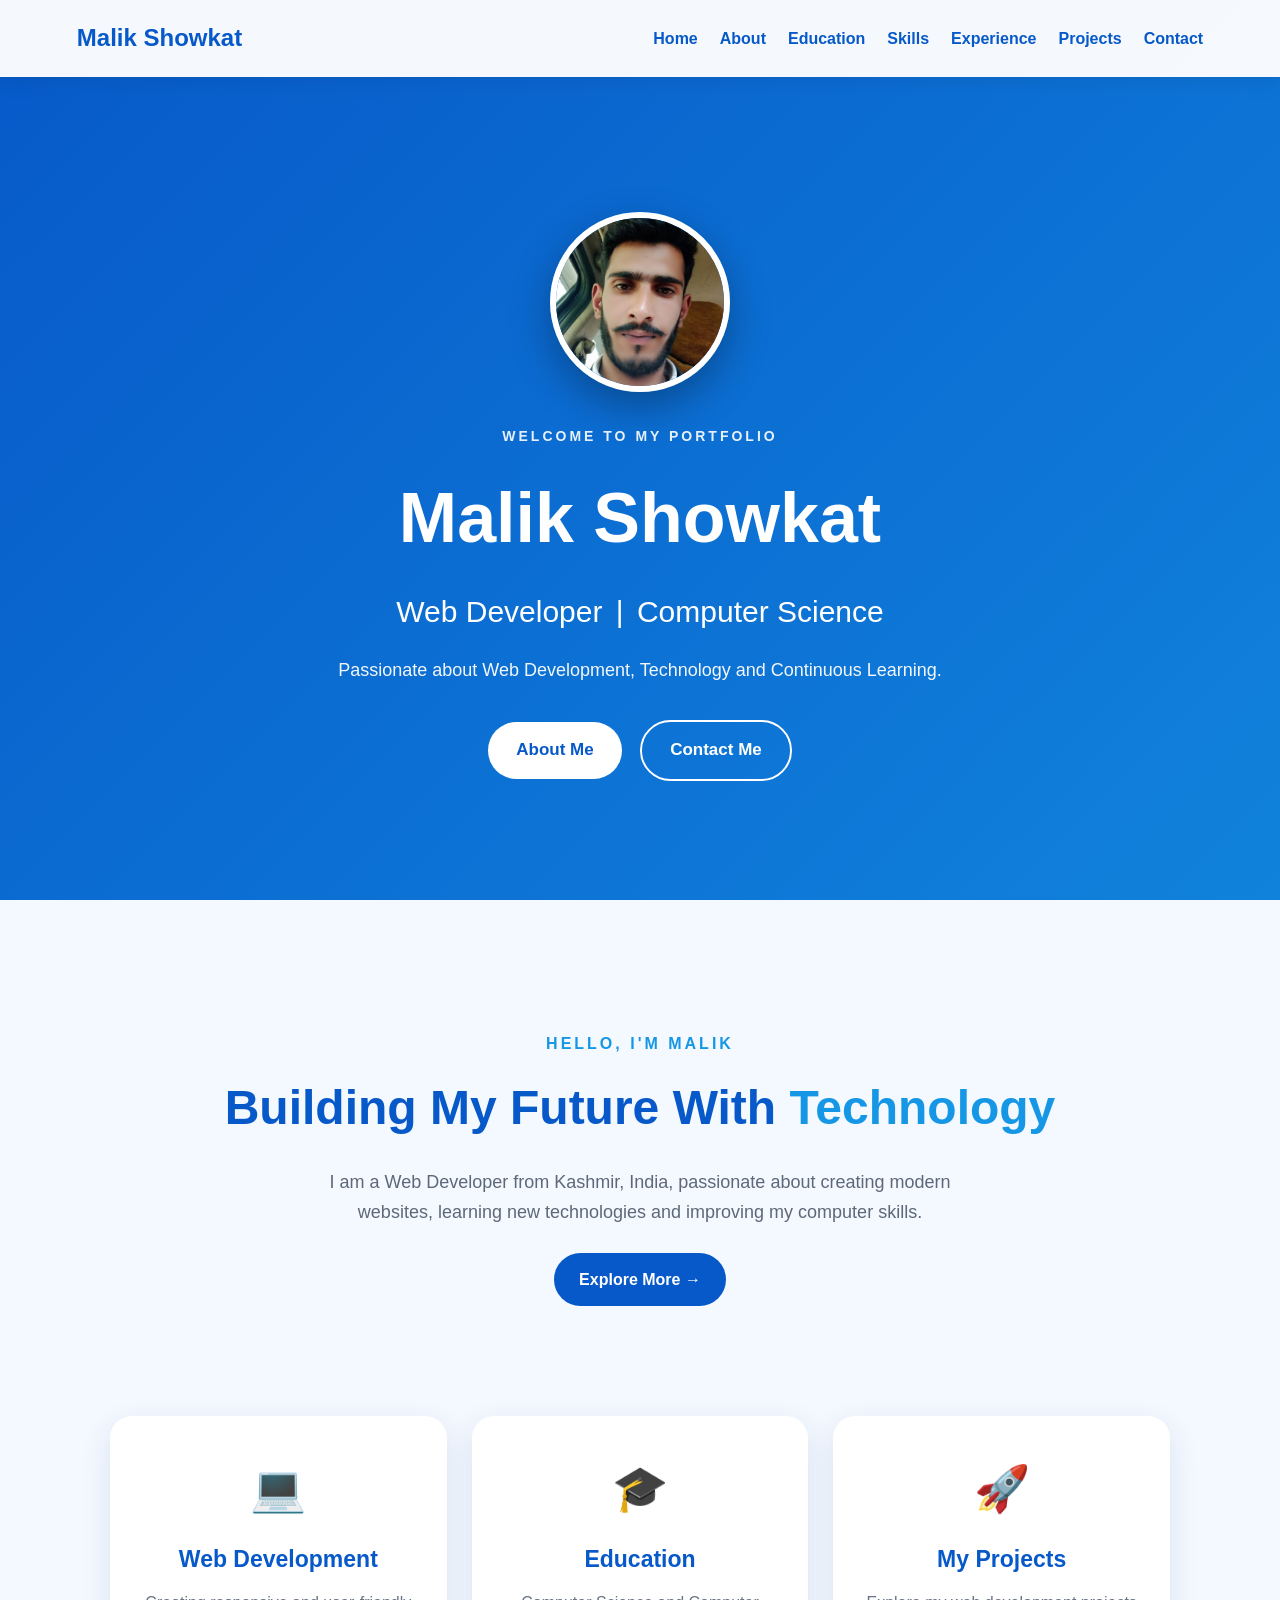
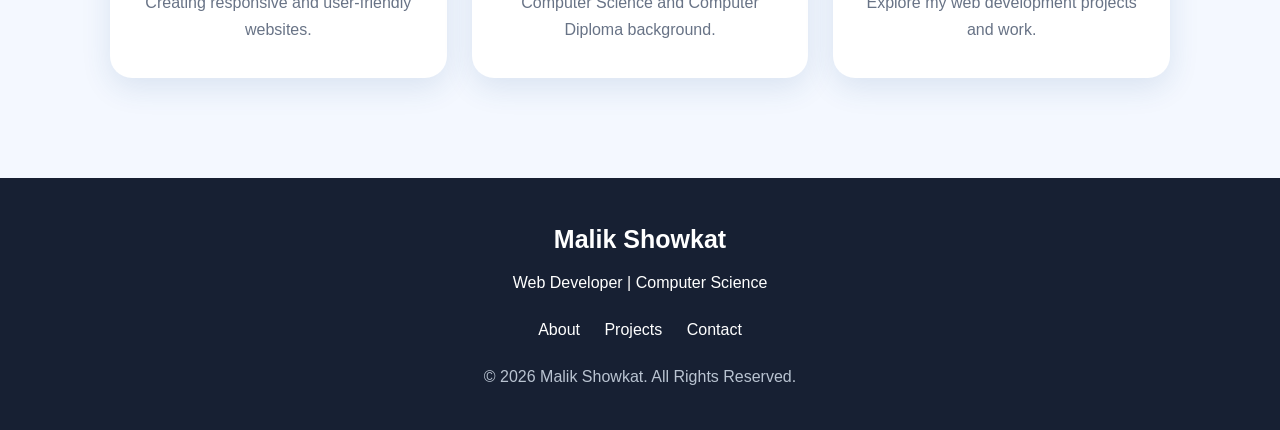
<file: index.html>
<!DOCTYPE html>
<html lang="en">
<head>
<meta charset="UTF-8">
<meta name="viewport" content="width=device-width, initial-scale=1.0">
<meta name="description" content="Official portfolio website of Malik Showkat - Web Developer and Computer Science professional.">
<title>Malik Showkat | Web Developer</title>
<link rel="stylesheet" href="style.css">
</head>

<body>

<header class="hero">

<nav class="navbar">
    <div class="logo">Malik Showkat</div>

    <div class="nav-links">
        <a href="index.html">Home</a>
        <a href="about.html">About</a>
        <a href="education.html">Education</a>
        <a href="skills.html">Skills</a>
        <a href="experience.html">Experience</a>
        <a href="projects.html">Projects</a>
        <a href="contact.html">Contact</a>
    </div>
</nav>

<div class="hero-content">

    <img src="IMG-20260804-WA0002.jpg"
         alt="Malik Showkat"
         class="profile">

    <p class="welcome">WELCOME TO MY PORTFOLIO</p>

    <h1>Malik Showkat</h1>

    <h2>Web Developer <span>|</span> Computer Science</h2>

    <p class="hero-text">
        Passionate about Web Development, Technology and Continuous Learning.
    </p>

    <div class="buttons">
        <a href="about.html" class="btn primary">About Me</a>
        <a href="contact.html" class="btn secondary">Contact Me</a>
    </div>

</div>
</header>


<section class="intro">

    <p class="small-title">HELLO, I'M MALIK</p>

    <h2>Building My Future With <span>Technology</span></h2>

    <p>
        I am a Web Developer from Kashmir, India, passionate about
        creating modern websites, learning new technologies and
        improving my computer skills.
    </p>

    <a href="about.html" class="learn-btn">Explore More →</a>

</section>


<section class="quick-section">

    <div class="quick-card">
        <div class="icon">💻</div>
        <h3>Web Development</h3>
        <p>Creating responsive and user-friendly websites.</p>
    </div>

    <div class="quick-card">
        <div class="icon">🎓</div>
        <h3>Education</h3>
        <p>Computer Science and Computer Diploma background.</p>
    </div>

    <div class="quick-card">
        <div class="icon">🚀</div>
        <h3>My Projects</h3>
        <p>Explore my web development projects and work.</p>
    </div>

</section>


<footer>

    <h3>Malik Showkat</h3>

    <p>Web Developer | Computer Science</p>

    <div class="footer-links">
        <a href="about.html">About</a>
        <a href="projects.html">Projects</a>
        <a href="contact.html">Contact</a>
    </div>

    <p class="copyright">
        © 2026 Malik Showkat. All Rights Reserved.
    </p>

</footer>

</body>
  </html>
</file>
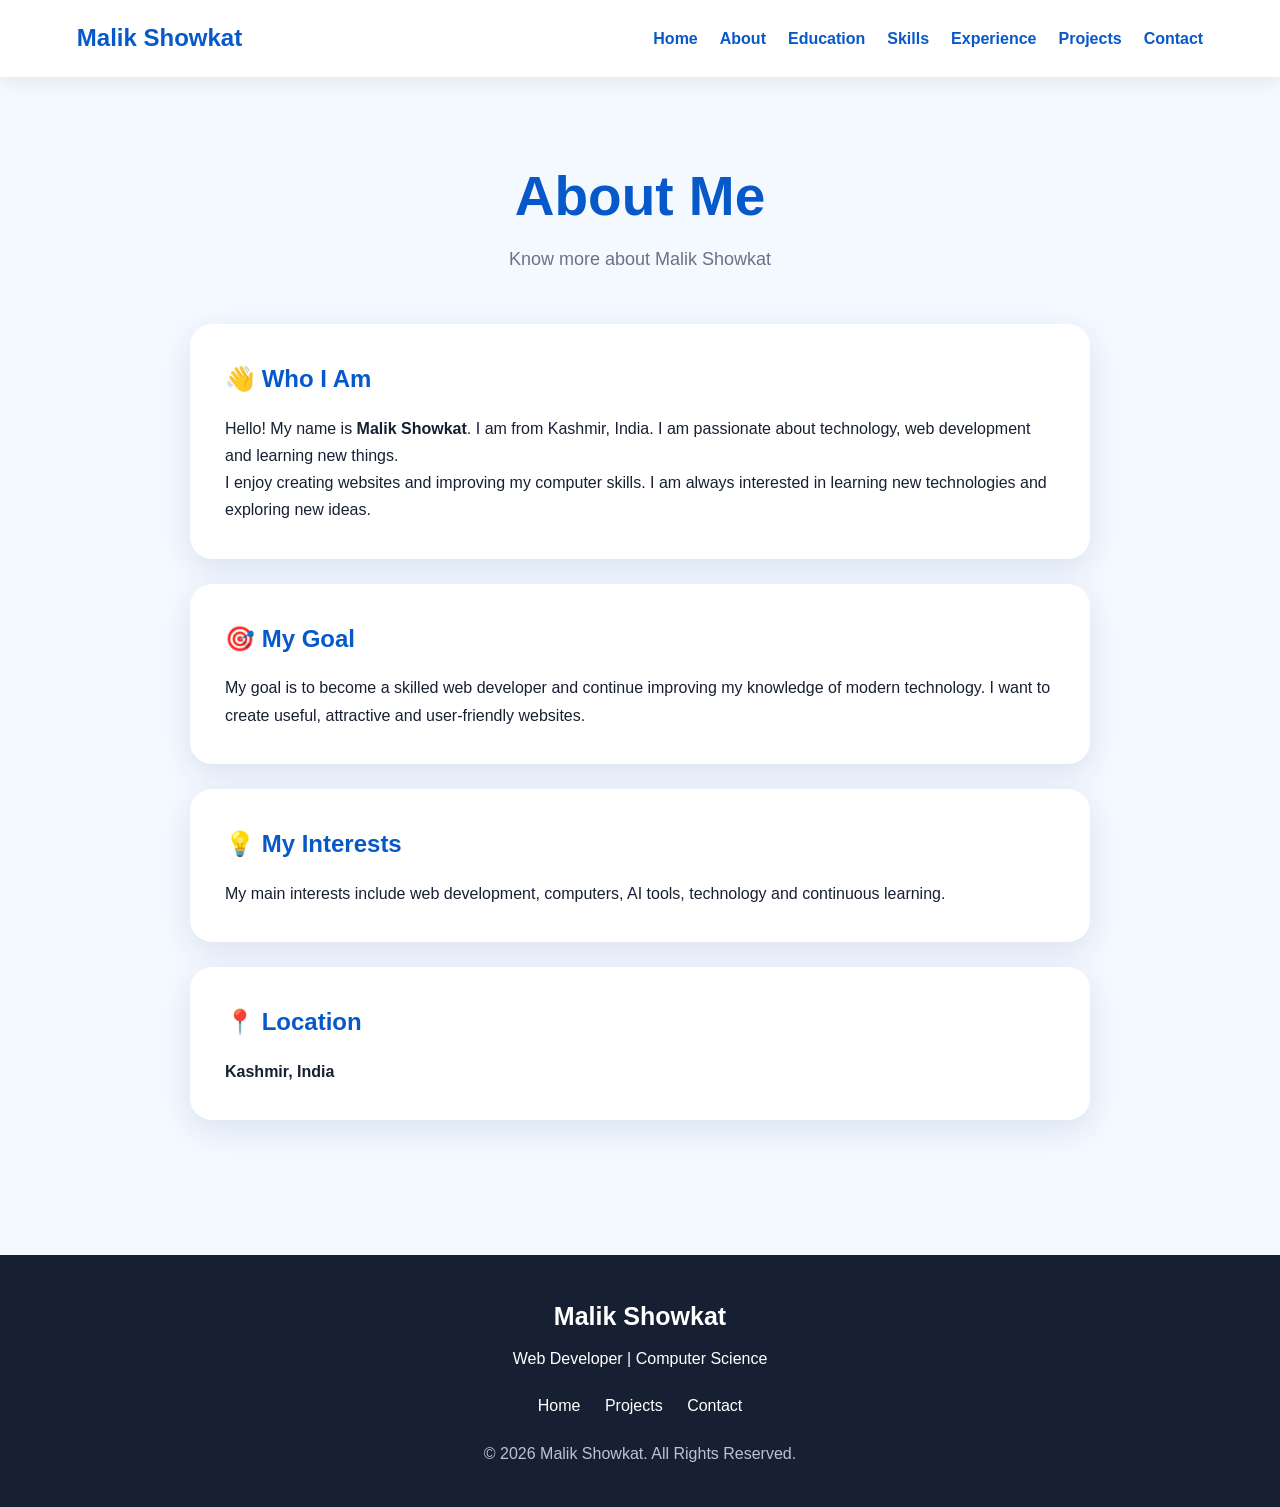
<file: about.html>
<!DOCTYPE html>
<html lang="en">
<head>
<meta charset="UTF-8">
<meta name="viewport" content="width=device-width, initial-scale=1.0">
<meta name="description" content="About Malik Showkat - Web Developer from Kashmir, India">
<title>About Me | Malik Showkat</title>
<link rel="stylesheet" href="style.css">
</head>

<body>

<nav class="navbar">
    <div class="logo">Malik Showkat</div>

    <div class="nav-links">
        <a href="index.html">Home</a>
        <a href="about.html">About</a>
        <a href="education.html">Education</a>
        <a href="skills.html">Skills</a>
        <a href="experience.html">Experience</a>
        <a href="projects.html">Projects</a>
        <a href="contact.html">Contact</a>
    </div>
</nav>

<main class="page">

    <div class="page-title">
        <h1>About Me</h1>
        <p>Know more about Malik Showkat</p>
    </div>

    <div class="container">

        <section class="card">
            <h2>👋 Who I Am</h2>

            <p>
                Hello! My name is <strong>Malik Showkat</strong>.
                I am from Kashmir, India. I am passionate about
                technology, web development and learning new things.
            </p>

            <p>
                I enjoy creating websites and improving my computer
                skills. I am always interested in learning new
                technologies and exploring new ideas.
            </p>
        </section>

        <section class="card">
            <h2>🎯 My Goal</h2>

            <p>
                My goal is to become a skilled web developer and
                continue improving my knowledge of modern technology.
                I want to create useful, attractive and
                user-friendly websites.
            </p>
        </section>

        <section class="card">
            <h2>💡 My Interests</h2>

            <p>
                My main interests include web development,
                computers, AI tools, technology and continuous
                learning.
            </p>
        </section>

        <section class="card">
            <h2>📍 Location</h2>

            <p>
                <strong>Kashmir, India</strong>
            </p>
        </section>

    </div>

</main>

<footer>
    <h3>Malik Showkat</h3>
    <p>Web Developer | Computer Science</p>

    <div class="footer-links">
        <a href="index.html">Home</a>
        <a href="projects.html">Projects</a>
        <a href="contact.html">Contact</a>
    </div>

    <p class="copyright">
        © 2026 Malik Showkat. All Rights Reserved.
    </p>
</footer>

</body>
          </html>
</file>
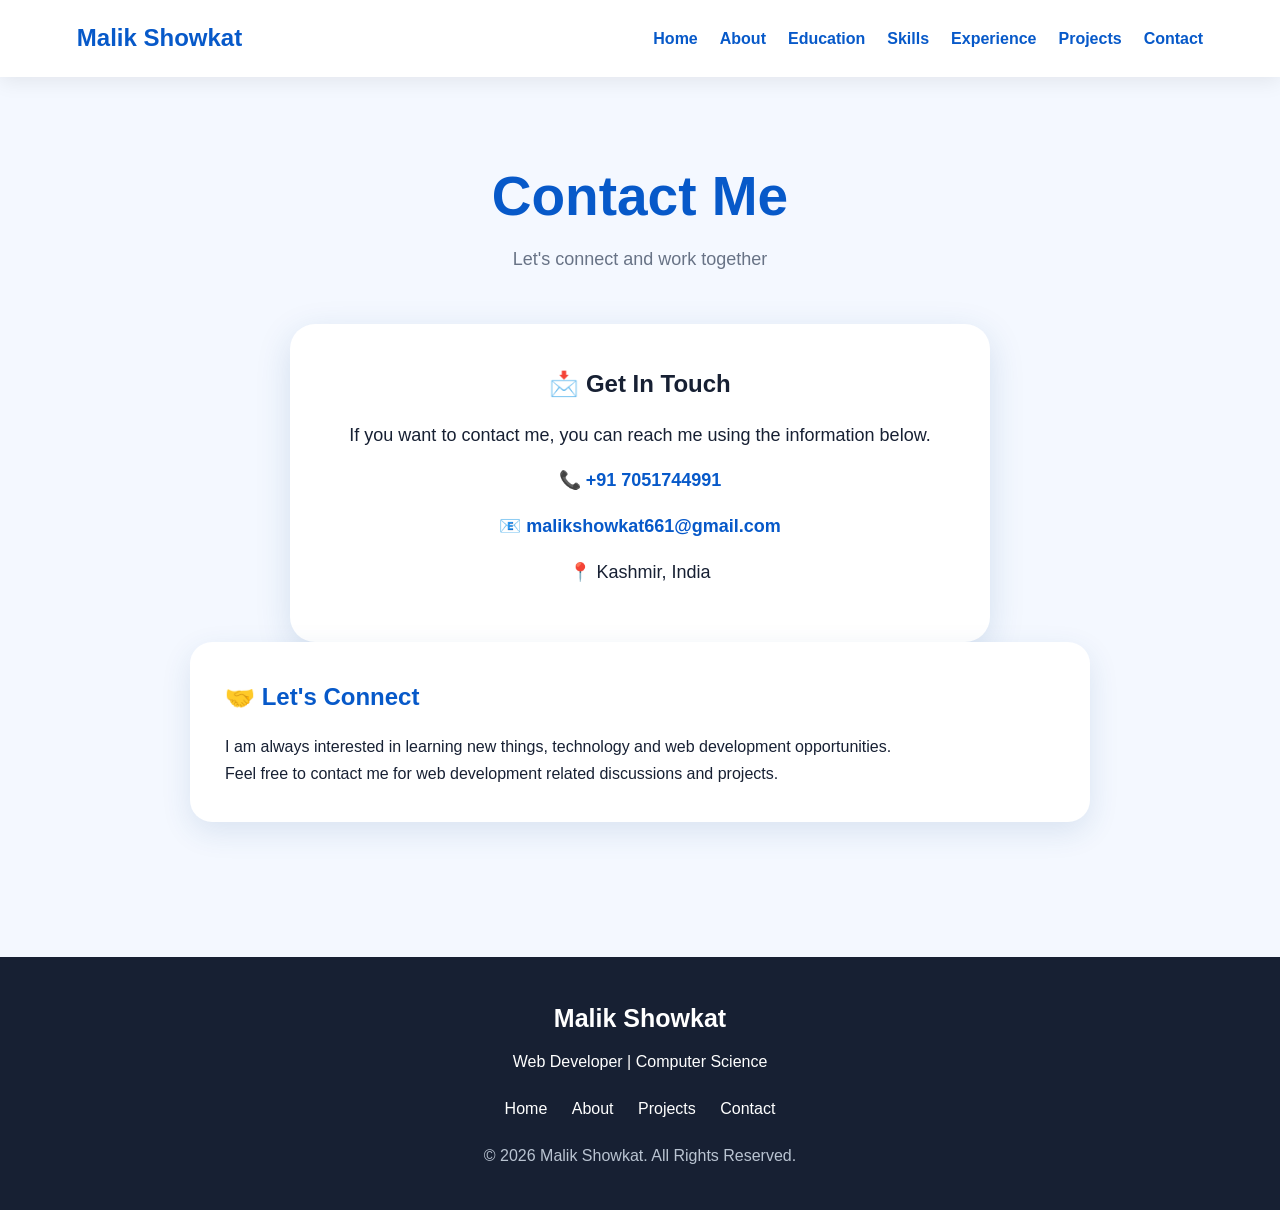
<file: contact.html>
<!DOCTYPE html>
<html lang="en">
<head>
<meta charset="UTF-8">
<meta name="viewport" content="width=device-width, initial-scale=1.0">

<meta name="description" content="Contact Malik Showkat, Web Developer from Kashmir, India.">

<title>Contact Me | Malik Showkat</title>

<link rel="stylesheet" href="style.css">
</head>

<body>

<nav class="navbar">

    <div class="logo">Malik Showkat</div>

    <div class="nav-links">
        <a href="index.html">Home</a>
        <a href="about.html">About</a>
        <a href="education.html">Education</a>
        <a href="skills.html">Skills</a>
        <a href="experience.html">Experience</a>
        <a href="projects.html">Projects</a>
        <a href="contact.html">Contact</a>
    </div>

</nav>


<main class="page">

    <div class="page-title">
        <h1>Contact Me</h1>
        <p>Let's connect and work together</p>
    </div>


    <div class="container">

        <section class="contact-card">

            <h2>📩 Get In Touch</h2>

            <p>
                If you want to contact me, you can reach me
                using the information below.
            </p>

            <p>
                📞
                <a href="tel:+917051744991">
                    +91 7051744991
                </a>
            </p>

            <p>
                📧
                <a href="mailto:malikshowkat661@gmail.com">
                    malikshowkat661@gmail.com
                </a>
            </p>

            <p>
                📍 Kashmir, India
            </p>

        </section>


        <section class="card">

            <h2>🤝 Let's Connect</h2>

            <p>
                I am always interested in learning new things,
                technology and web development opportunities.
            </p>

            <p>
                Feel free to contact me for web development
                related discussions and projects.
            </p>

        </section>

    </div>

</main>


<footer>

    <h3>Malik Showkat</h3>

    <p>Web Developer | Computer Science</p>

    <div class="footer-links">

        <a href="index.html">Home</a>

        <a href="about.html">About</a>

        <a href="projects.html">Projects</a>

        <a href="contact.html">Contact</a>

    </div>

    <p class="copyright">
        © 2026 Malik Showkat. All Rights Reserved.
    </p>

</footer>

</body>
          </html>
</file>
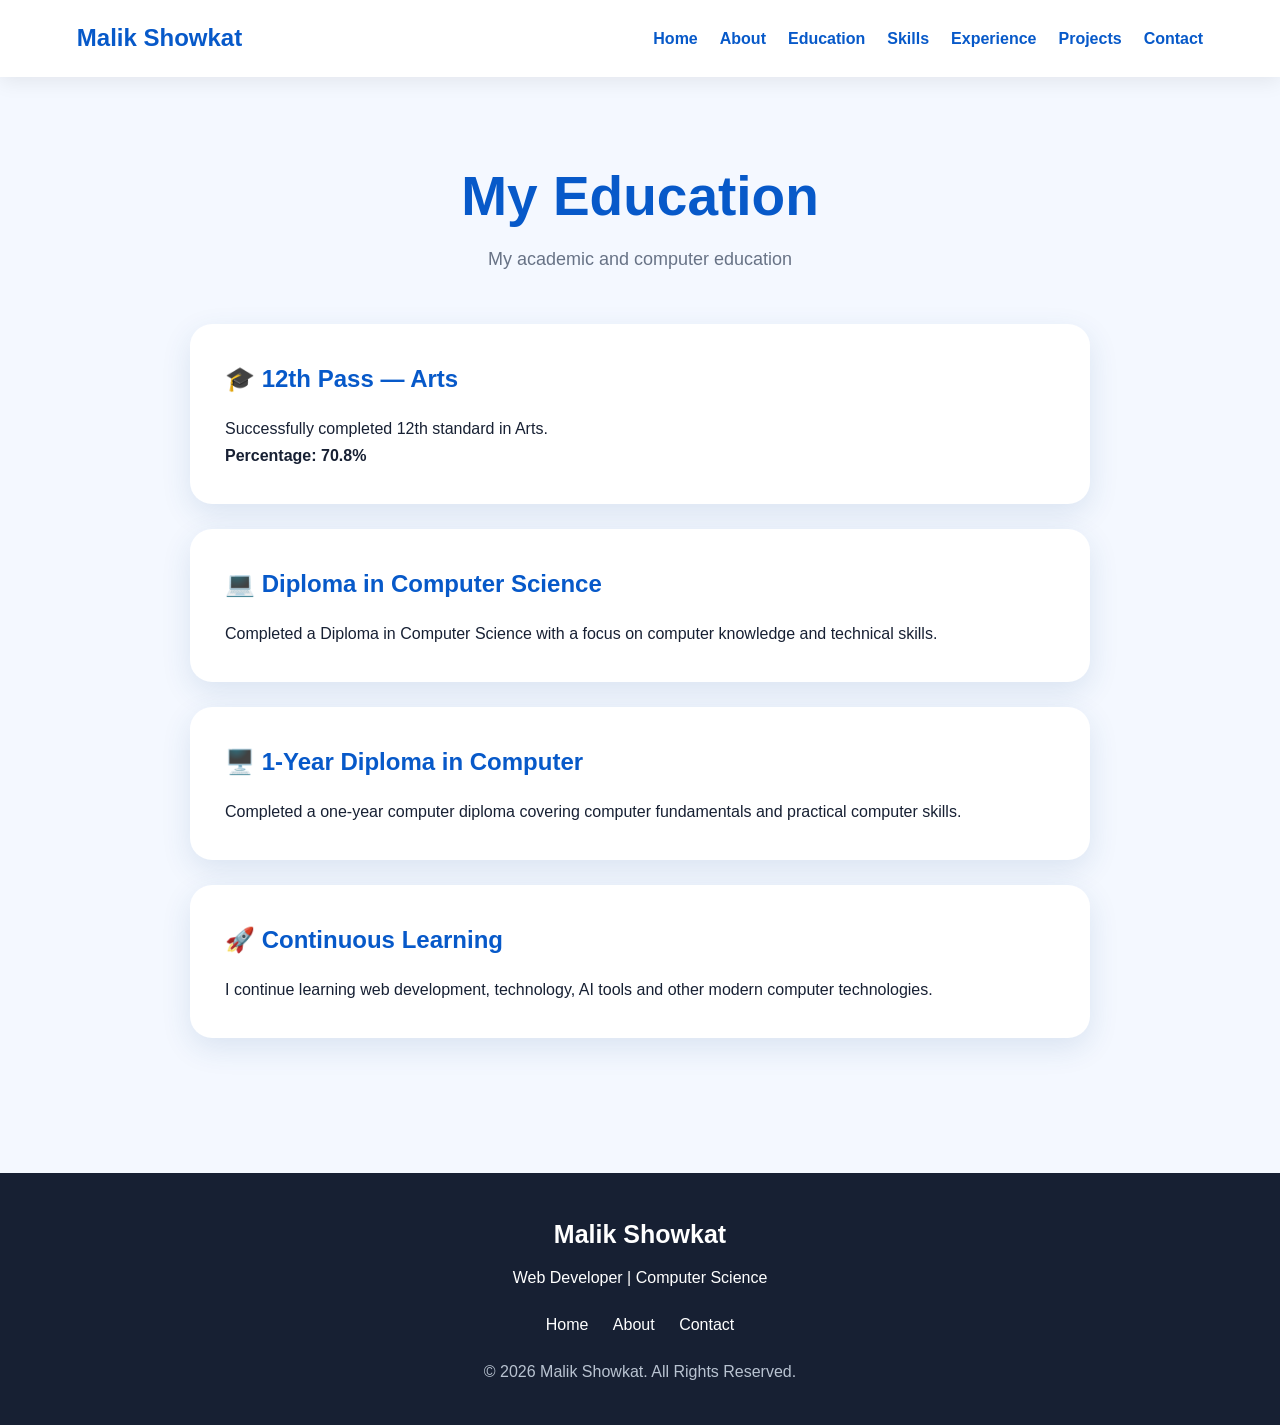
<file: education.html>
<!DOCTYPE html>
<html lang="en">
<head>
<meta charset="UTF-8">
<meta name="viewport" content="width=device-width, initial-scale=1.0">
<meta name="description" content="Education and academic background of Malik Showkat, Web Developer from Kashmir, India.">
<title>Education | Malik Showkat</title>
<link rel="stylesheet" href="style.css">
</head>

<body>

<nav class="navbar">
    <div class="logo">Malik Showkat</div>

    <div class="nav-links">
        <a href="index.html">Home</a>
        <a href="about.html">About</a>
        <a href="education.html">Education</a>
        <a href="skills.html">Skills</a>
        <a href="experience.html">Experience</a>
        <a href="projects.html">Projects</a>
        <a href="contact.html">Contact</a>
    </div>
</nav>

<main class="page">

    <div class="page-title">
        <h1>My Education</h1>
        <p>My academic and computer education</p>
    </div>

    <div class="container">

        <section class="card">
            <h2>🎓 12th Pass — Arts</h2>
            <p>
                Successfully completed 12th standard in Arts.
            </p>

            <p>
                <strong>Percentage: 70.8%</strong>
            </p>
        </section>

        <section class="card">
            <h2>💻 Diploma in Computer Science</h2>
            <p>
                Completed a Diploma in Computer Science with
                a focus on computer knowledge and technical skills.
            </p>
        </section>

        <section class="card">
            <h2>🖥️ 1-Year Diploma in Computer</h2>
            <p>
                Completed a one-year computer diploma covering
                computer fundamentals and practical computer skills.
            </p>
        </section>

        <section class="card">
            <h2>🚀 Continuous Learning</h2>
            <p>
                I continue learning web development, technology,
                AI tools and other modern computer technologies.
            </p>
        </section>

    </div>

</main>

<footer>
    <h3>Malik Showkat</h3>
    <p>Web Developer | Computer Science</p>

    <div class="footer-links">
        <a href="index.html">Home</a>
        <a href="about.html">About</a>
        <a href="contact.html">Contact</a>
    </div>

    <p class="copyright">
        © 2026 Malik Showkat. All Rights Reserved.
    </p>
</footer>

</body>
  </html>
</file>
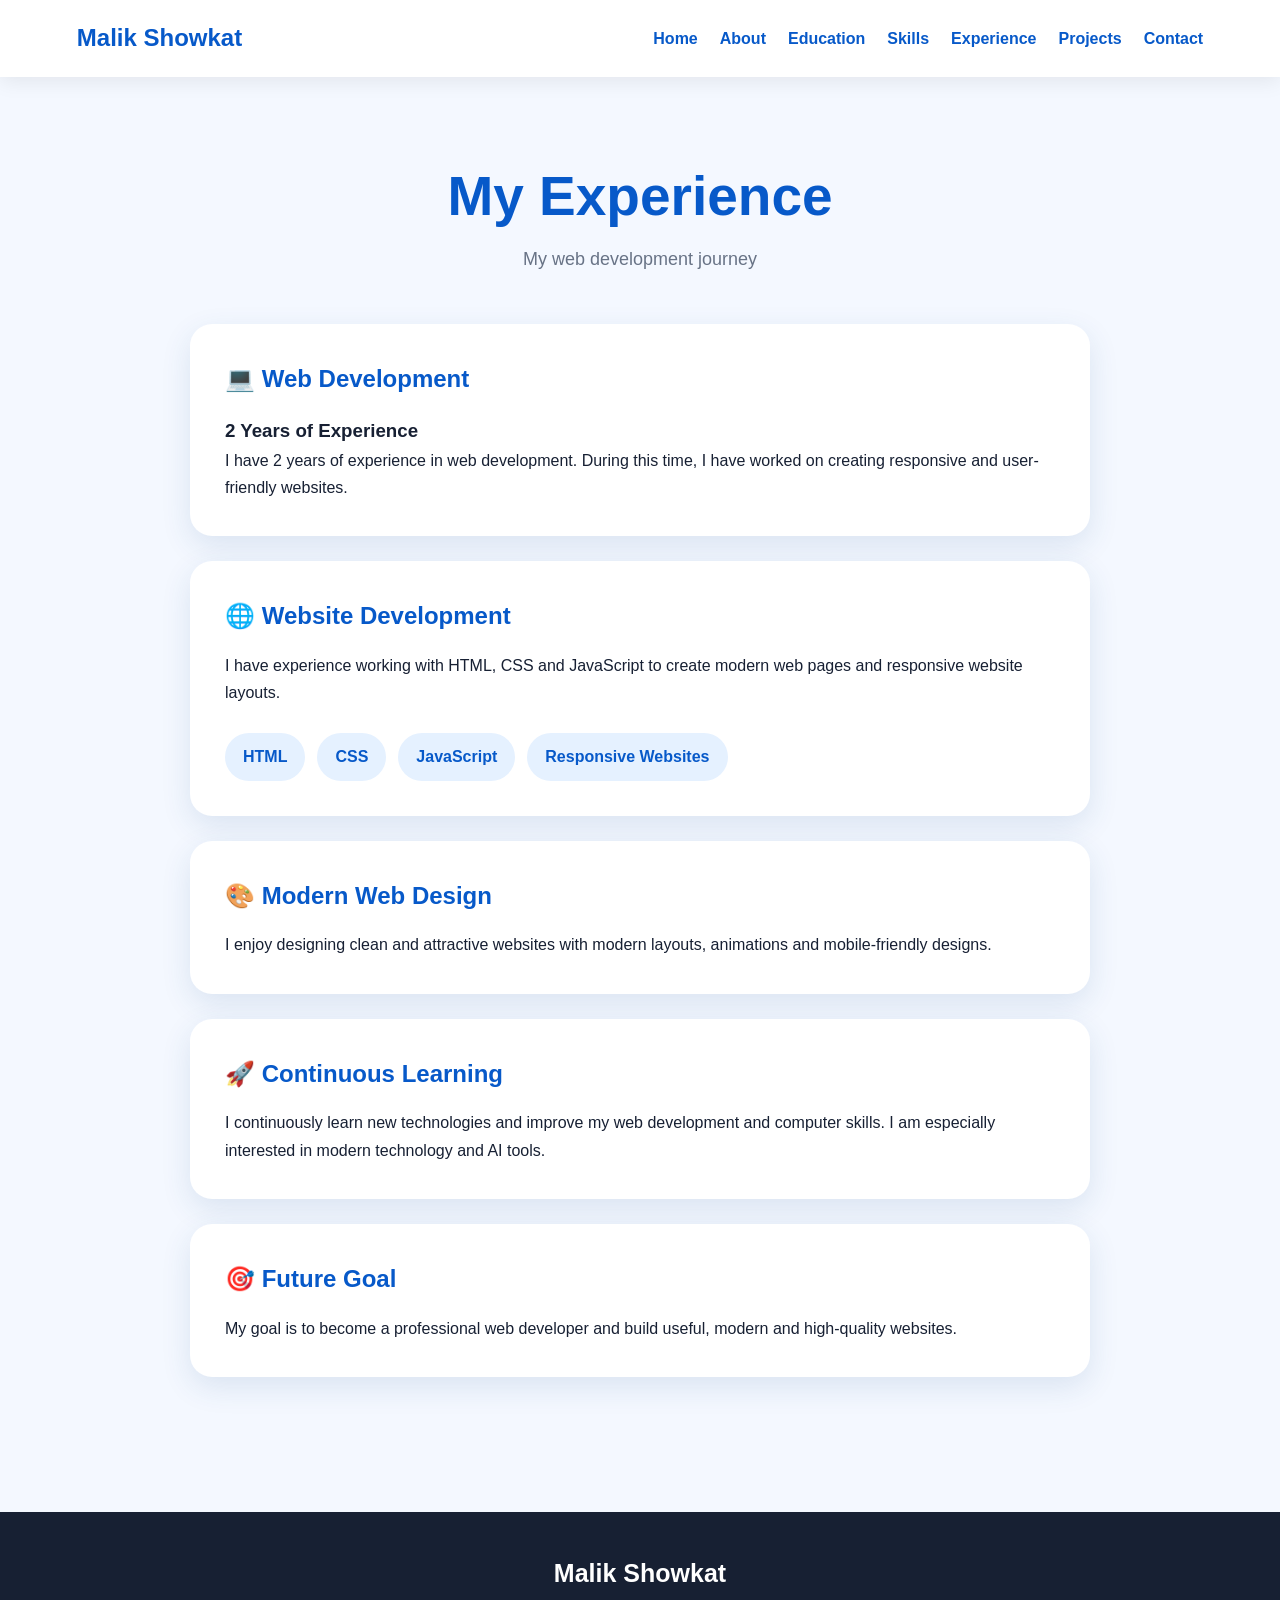
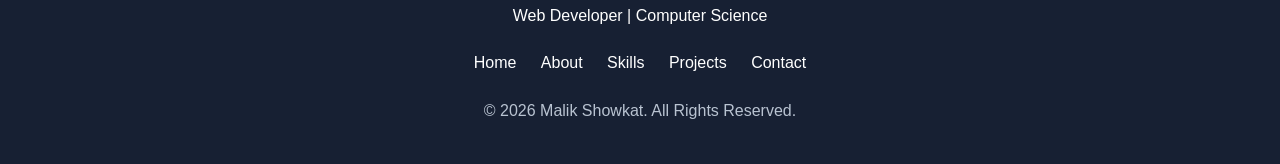
<file: experience.html>
<!DOCTYPE html>
<html lang="en">
<head>
<meta charset="UTF-8">
<meta name="viewport" content="width=device-width, initial-scale=1.0">

<meta name="description" content="Web development experience of Malik Showkat from Kashmir, India.">

<title>Experience | Malik Showkat</title>

<link rel="stylesheet" href="style.css">
</head>

<body>

<nav class="navbar">

    <div class="logo">Malik Showkat</div>

    <div class="nav-links">
        <a href="index.html">Home</a>
        <a href="about.html">About</a>
        <a href="education.html">Education</a>
        <a href="skills.html">Skills</a>
        <a href="experience.html">Experience</a>
        <a href="projects.html">Projects</a>
        <a href="contact.html">Contact</a>
    </div>

</nav>


<main class="page">

    <div class="page-title">
        <h1>My Experience</h1>
        <p>My web development journey</p>
    </div>


    <div class="container">

        <section class="card">

            <h2>💻 Web Development</h2>

            <h3>2 Years of Experience</h3>

            <p>
                I have 2 years of experience in web development.
                During this time, I have worked on creating
                responsive and user-friendly websites.
            </p>

        </section>


        <section class="card">

            <h2>🌐 Website Development</h2>

            <p>
                I have experience working with HTML, CSS and
                JavaScript to create modern web pages and
                responsive website layouts.
            </p>

            <br>

            <div class="skills">

                <span class="skill">HTML</span>

                <span class="skill">CSS</span>

                <span class="skill">JavaScript</span>

                <span class="skill">Responsive Websites</span>

            </div>

        </section>


        <section class="card">

            <h2>🎨 Modern Web Design</h2>

            <p>
                I enjoy designing clean and attractive websites
                with modern layouts, animations and
                mobile-friendly designs.
            </p>

        </section>


        <section class="card">

            <h2>🚀 Continuous Learning</h2>

            <p>
                I continuously learn new technologies and
                improve my web development and computer skills.
                I am especially interested in modern technology
                and AI tools.
            </p>

        </section>


        <section class="card">

            <h2>🎯 Future Goal</h2>

            <p>
                My goal is to become a professional web developer
                and build useful, modern and high-quality websites.
            </p>

        </section>

    </div>

</main>


<footer>

    <h3>Malik Showkat</h3>

    <p>Web Developer | Computer Science</p>

    <div class="footer-links">

        <a href="index.html">Home</a>

        <a href="about.html">About</a>

        <a href="skills.html">Skills</a>

        <a href="projects.html">Projects</a>

        <a href="contact.html">Contact</a>

    </div>

    <p class="copyright">
        © 2026 Malik Showkat. All Rights Reserved.
    </p>

</footer>

</body>
  </html>
</file>
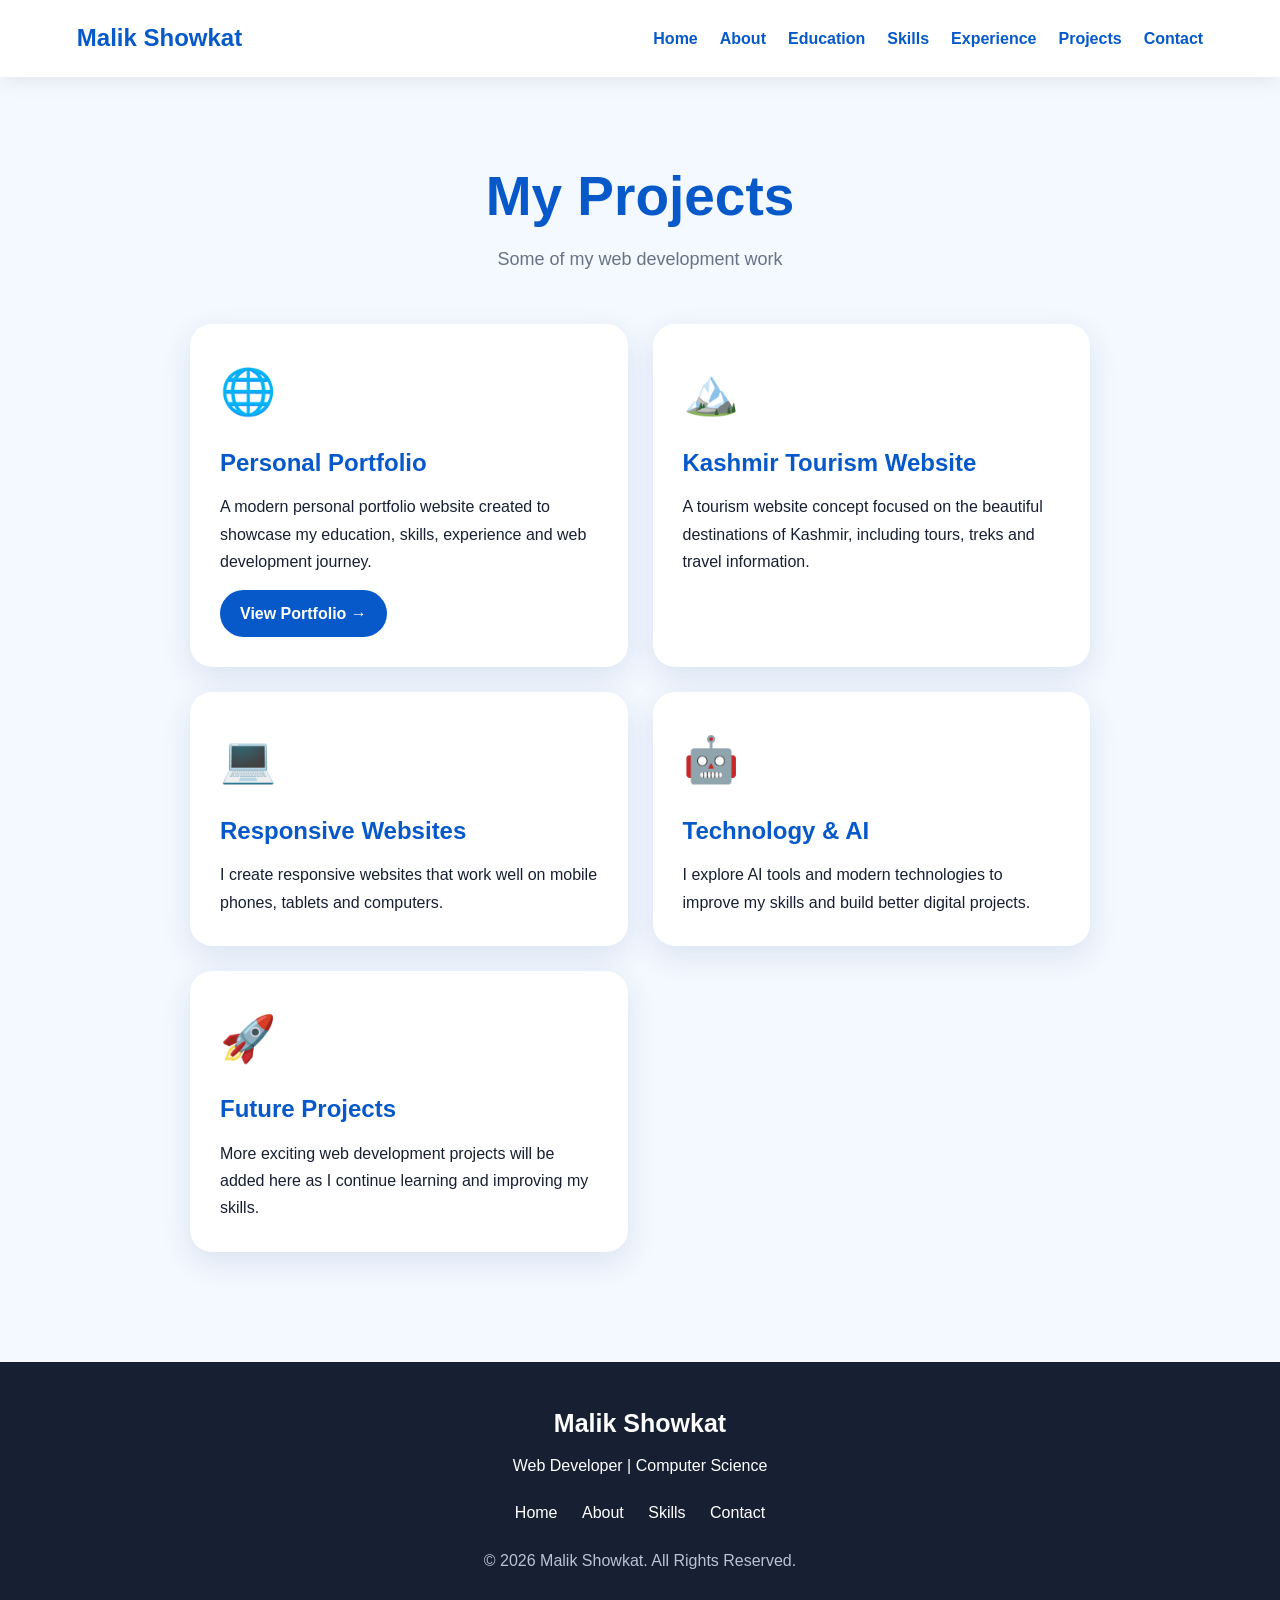
<file: projects.html>
<!DOCTYPE html>
<html lang="en">
<head>
<meta charset="UTF-8">
<meta name="viewport" content="width=device-width, initial-scale=1.0">

<meta name="description" content="Projects created by Malik Showkat, Web Developer from Kashmir, India.">

<title>Projects | Malik Showkat</title>

<link rel="stylesheet" href="style.css">
</head>

<body>

<nav class="navbar">

    <div class="logo">Malik Showkat</div>

    <div class="nav-links">
        <a href="index.html">Home</a>
        <a href="about.html">About</a>
        <a href="education.html">Education</a>
        <a href="skills.html">Skills</a>
        <a href="experience.html">Experience</a>
        <a href="projects.html">Projects</a>
        <a href="contact.html">Contact</a>
    </div>

</nav>


<main class="page">

    <div class="page-title">
        <h1>My Projects</h1>
        <p>Some of my web development work</p>
    </div>


    <div class="container projects">


        <section class="project">

            <div class="icon">🌐</div>

            <h2>Personal Portfolio</h2>

            <p>
                A modern personal portfolio website created
                to showcase my education, skills, experience
                and web development journey.
            </p>

            <a href="index.html">View Portfolio →</a>

        </section>


        <section class="project">

            <div class="icon">🏔️</div>

            <h2>Kashmir Tourism Website</h2>

            <p>
                A tourism website concept focused on the
                beautiful destinations of Kashmir, including
                tours, treks and travel information.
            </p>

        </section>


        <section class="project">

            <div class="icon">💻</div>

            <h2>Responsive Websites</h2>

            <p>
                I create responsive websites that work well
                on mobile phones, tablets and computers.
            </p>

        </section>


        <section class="project">

            <div class="icon">🤖</div>

            <h2>Technology & AI</h2>

            <p>
                I explore AI tools and modern technologies
                to improve my skills and build better
                digital projects.
            </p>

        </section>


        <section class="project">

            <div class="icon">🚀</div>

            <h2>Future Projects</h2>

            <p>
                More exciting web development projects will
                be added here as I continue learning and
                improving my skills.
            </p>

        </section>


    </div>

</main>


<footer>

    <h3>Malik Showkat</h3>

    <p>Web Developer | Computer Science</p>

    <div class="footer-links">

        <a href="index.html">Home</a>

        <a href="about.html">About</a>

        <a href="skills.html">Skills</a>

        <a href="contact.html">Contact</a>

    </div>

    <p class="copyright">
        © 2026 Malik Showkat. All Rights Reserved.
    </p>

</footer>

</body>
  </html>
</file>
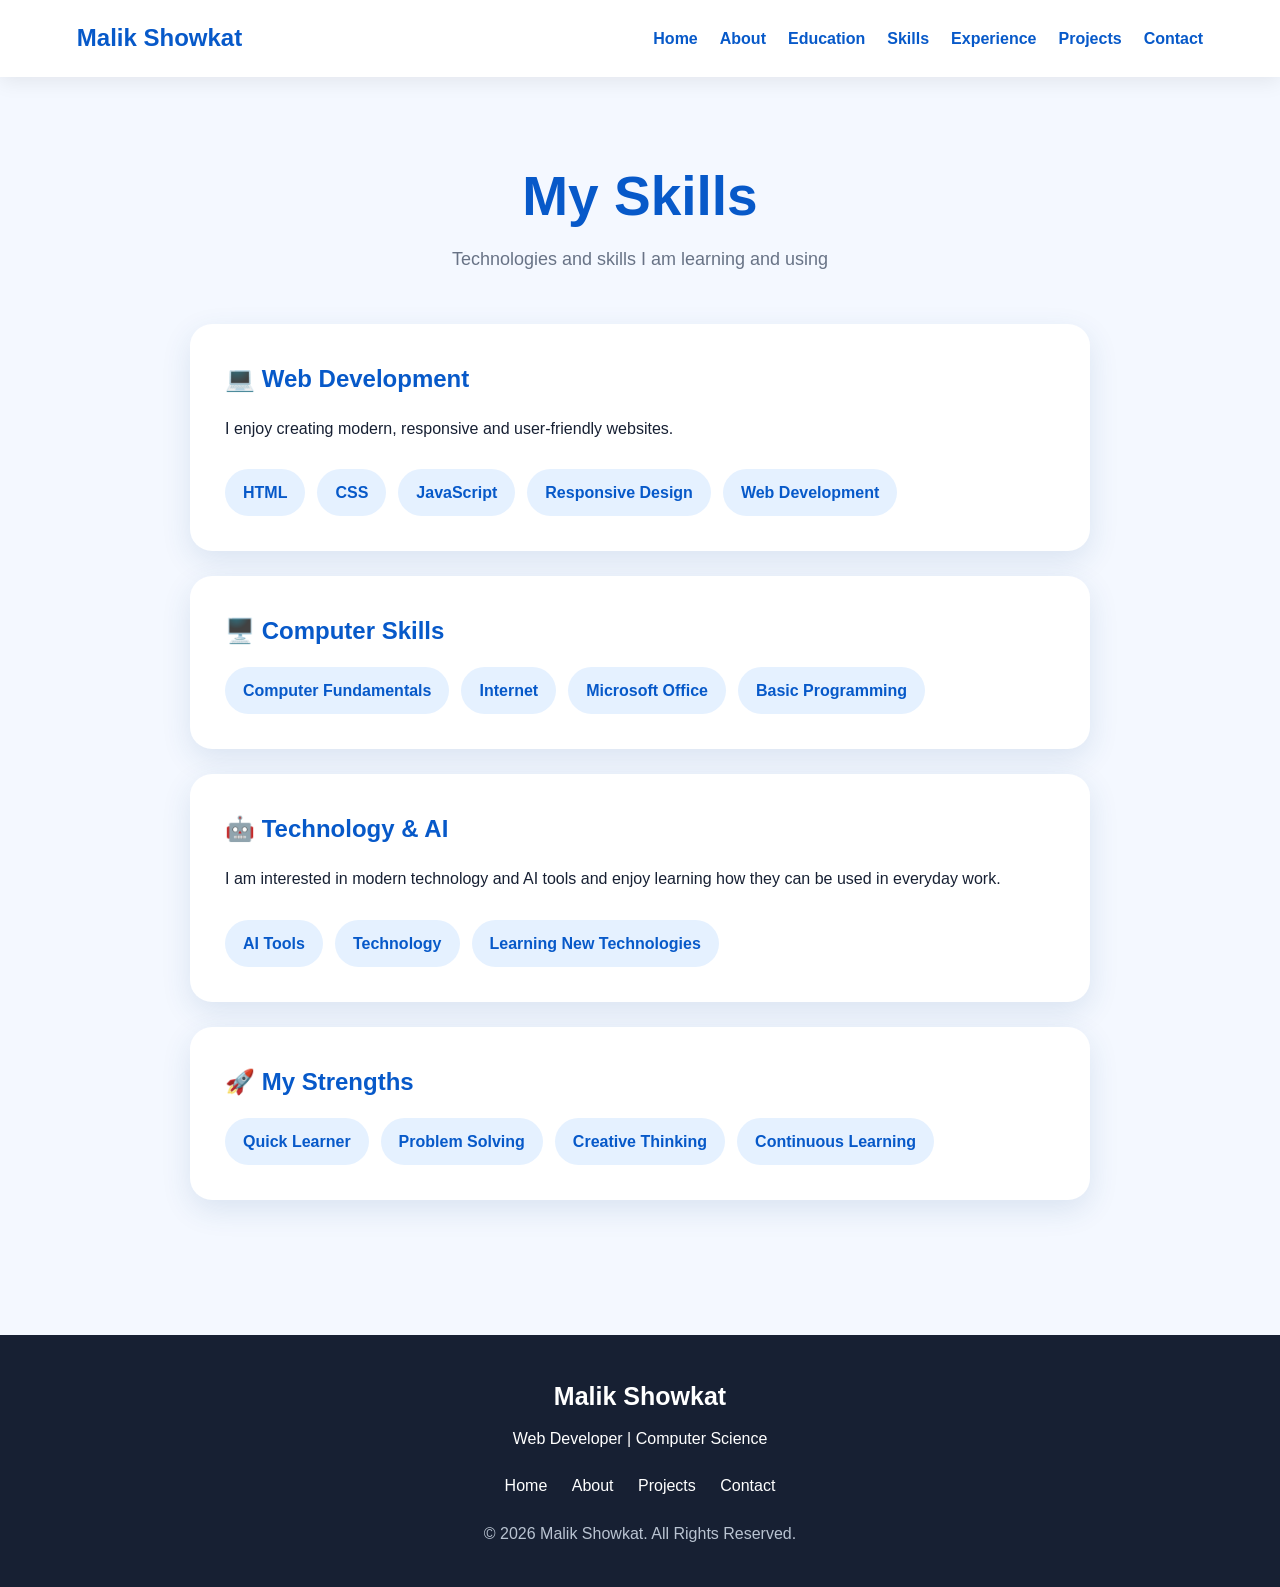
<file: skills.html>
<!DOCTYPE html>
<html lang="en">
<head>
<meta charset="UTF-8">
<meta name="viewport" content="width=device-width, initial-scale=1.0">

<meta name="description" content="Skills of Malik Showkat - HTML, CSS, JavaScript, Web Development, AI Tools and Computer Skills.">

<title>Skills | Malik Showkat</title>

<link rel="stylesheet" href="style.css">
</head>

<body>

<nav class="navbar">

    <div class="logo">Malik Showkat</div>

    <div class="nav-links">
        <a href="index.html">Home</a>
        <a href="about.html">About</a>
        <a href="education.html">Education</a>
        <a href="skills.html">Skills</a>
        <a href="experience.html">Experience</a>
        <a href="projects.html">Projects</a>
        <a href="contact.html">Contact</a>
    </div>

</nav>


<main class="page">

    <div class="page-title">
        <h1>My Skills</h1>
        <p>Technologies and skills I am learning and using</p>
    </div>


    <div class="container">

        <section class="card">

            <h2>💻 Web Development</h2>

            <p>
                I enjoy creating modern, responsive and
                user-friendly websites.
            </p>

            <br>

            <div class="skills">

                <span class="skill">HTML</span>

                <span class="skill">CSS</span>

                <span class="skill">JavaScript</span>

                <span class="skill">Responsive Design</span>

                <span class="skill">Web Development</span>

            </div>

        </section>


        <section class="card">

            <h2>🖥️ Computer Skills</h2>

            <div class="skills">

                <span class="skill">Computer Fundamentals</span>

                <span class="skill">Internet</span>

                <span class="skill">Microsoft Office</span>

                <span class="skill">Basic Programming</span>

            </div>

        </section>


        <section class="card">

            <h2>🤖 Technology & AI</h2>

            <p>
                I am interested in modern technology and
                AI tools and enjoy learning how they can be
                used in everyday work.
            </p>

            <br>

            <div class="skills">

                <span class="skill">AI Tools</span>

                <span class="skill">Technology</span>

                <span class="skill">Learning New Technologies</span>

            </div>

        </section>


        <section class="card">

            <h2>🚀 My Strengths</h2>

            <div class="skills">

                <span class="skill">Quick Learner</span>

                <span class="skill">Problem Solving</span>

                <span class="skill">Creative Thinking</span>

                <span class="skill">Continuous Learning</span>

            </div>

        </section>

    </div>

</main>


<footer>

    <h3>Malik Showkat</h3>

    <p>Web Developer | Computer Science</p>

    <div class="footer-links">

        <a href="index.html">Home</a>

        <a href="about.html">About</a>

        <a href="projects.html">Projects</a>

        <a href="contact.html">Contact</a>

    </div>

    <p class="copyright">
        © 2026 Malik Showkat. All Rights Reserved.
    </p>

</footer>

</body>
  </html>
</file>
<file: style.css>
*{
    box-sizing:border-box;
    margin:0;
    padding:0;
}

html{
    scroll-behavior:smooth;
}

body{
    font-family:Arial, sans-serif;
    background:#f4f8ff;
    color:#172033;
    line-height:1.7;
    overflow-x:hidden;
}

/* ================= NAVBAR ================= */

.navbar{
    width:100%;
    padding:18px 6%;
    display:flex;
    justify-content:space-between;
    align-items:center;
    background:rgba(255,255,255,.96);
    position:absolute;
    top:0;
    left:0;
    z-index:20;
    box-shadow:0 4px 20px rgba(0,0,0,.08);
}

.logo{
    font-size:24px;
    font-weight:bold;
    color:#0759c9;
}

.nav-links{
    display:flex;
    flex-wrap:wrap;
    justify-content:center;
    gap:22px;
}

.nav-links a{
    color:#0759c9;
    text-decoration:none;
    font-weight:bold;
    transition:.3s;
    position:relative;
}

.nav-links a::after{
    content:"";
    position:absolute;
    left:0;
    bottom:-5px;
    width:0;
    height:3px;
    background:#1597e5;
    transition:.3s;
}

.nav-links a:hover{
    color:#1597e5;
}

.nav-links a:hover::after{
    width:100%;
}

/* ================= HERO ================= */

.hero{
    min-height:100vh;
    padding-top:100px;
    display:flex;
    flex-direction:column;
    justify-content:center;
    align-items:center;
    text-align:center;
    color:white;
    background:linear-gradient(
        135deg,
        #0759c9,
        #1597e5,
        #19b5fe
    );
    background-size:300% 300%;
    animation:gradientMove 8s ease infinite;
    overflow:hidden;
}

.hero-content{
    animation:fadeUp 1s ease;
    padding:30px 20px;
}

.profile{
    width:180px;
    height:180px;
    object-fit:cover;
    border-radius:50%;
    border:6px solid white;
    box-shadow:0 15px 40px rgba(0,0,0,.3);
    margin-bottom:25px;
    animation:float 4s ease-in-out infinite;
}

.welcome{
    font-size:14px;
    font-weight:bold;
    letter-spacing:3px;
    margin-bottom:10px;
    opacity:.9;
}

.hero h1{
    font-size:clamp(40px,7vw,70px);
    margin-bottom:8px;
    font-weight:800;
}

.hero h2{
    font-size:clamp(20px,3vw,30px);
    font-weight:normal;
}

.hero h2 span{
    margin:0 5px;
}

.hero-text{
    max-width:650px;
    margin:18px auto;
    font-size:18px;
    opacity:.95;
}

.buttons{
    margin-top:28px;
}

.btn{
    display:inline-block;
    padding:14px 28px;
    margin:7px;
    border-radius:35px;
    text-decoration:none;
    font-weight:bold;
    font-size:17px;
    transition:.3s;
}

.primary{
    background:white;
    color:#0759c9;
}

.secondary{
    border:2px solid white;
    color:white;
}

.btn:hover{
    transform:translateY(-5px) scale(1.03);
    box-shadow:0 12px 25px rgba(0,0,0,.2);
}

/* ================= INTRO ================= */

.intro{
    max-width:900px;
    margin:80px auto 40px;
    padding:50px 30px;
    text-align:center;
}

.small-title{
    color:#1597e5;
    font-weight:bold;
    letter-spacing:3px;
    margin-bottom:10px;
}

.intro h2{
    color:#0759c9;
    font-size:clamp(30px,5vw,48px);
    margin-bottom:18px;
}

.intro h2 span{
    color:#1597e5;
}

.intro p:not(.small-title){
    max-width:700px;
    margin:0 auto 25px;
    font-size:18px;
    color:#5d6878;
}

.learn-btn{
    display:inline-block;
    background:#0759c9;
    color:white;
    padding:13px 25px;
    border-radius:30px;
    text-decoration:none;
    font-weight:bold;
    transition:.3s;
}

.learn-btn:hover{
    background:#1597e5;
    transform:translateY(-4px);
}

/* ================= CARDS ================= */

.quick-section{
    max-width:1100px;
    margin:30px auto 80px;
    padding:20px;
    display:grid;
    grid-template-columns:repeat(3,1fr);
    gap:25px;
}

.quick-card{
    background:white;
    padding:35px 25px;
    text-align:center;
    border-radius:22px;
    box-shadow:0 10px 30px rgba(30,80,140,.12);
    transition:.4s;
    animation:fadeUp 1s ease;
}

.quick-card:hover{
    transform:translateY(-10px);
    box-shadow:0 18px 40px rgba(30,80,140,.2);
}

.icon{
    font-size:45px;
    margin-bottom:12px;
}

.quick-card h3{
    color:#0759c9;
    font-size:23px;
    margin-bottom:10px;
}

.quick-card p{
    color:#687386;
}

/* ================= COMMON PAGE ================= */

.page{
    min-height:100vh;
    padding:150px 20px 70px;
}

.page-title{
    text-align:center;
    margin-bottom:50px;
}

.page-title h1{
    color:#0759c9;
    font-size:clamp(35px,6vw,55px);
}

.page-title p{
    color:#687386;
    font-size:18px;
}

.container{
    max-width:900px;
    margin:auto;
}

.card{
    background:white;
    padding:35px;
    margin-bottom:25px;
    border-radius:22px;
    box-shadow:0 10px 30px rgba(30,80,140,.12);
    transition:.3s;
}

.card:hover{
    transform:translateY(-6px);
}

.card h2{
    color:#0759c9;
    margin-bottom:15px;
}

/* ================= SKILLS ================= */

.skills{
    display:flex;
    flex-wrap:wrap;
    gap:12px;
}

.skill{
    background:#e5f1ff;
    color:#0759c9;
    padding:10px 18px;
    border-radius:25px;
    font-weight:bold;
    transition:.3s;
}

.skill:hover{
    background:#0759c9;
    color:white;
    transform:scale(1.05);
}

/* ================= PROJECTS ================= */

.projects{
    display:grid;
    grid-template-columns:repeat(2,1fr);
    gap:25px;
}

.project{
    background:white;
    padding:30px;
    border-radius:22px;
    box-shadow:0 10px 30px rgba(30,80,140,.12);
    transition:.4s;
}

.project:hover{
    transform:translateY(-8px);
}

.project h2{
    color:#0759c9;
    margin-bottom:10px;
}

.project a{
    display:inline-block;
    margin-top:15px;
    color:white;
    background:#0759c9;
    padding:10px 20px;
    border-radius:25px;
    text-decoration:none;
    font-weight:bold;
}

/* ================= CONTACT ================= */

.contact-card{
    max-width:700px;
    margin:auto;
    background:white;
    padding:40px;
    border-radius:25px;
    box-shadow:0 10px 35px rgba(30,80,140,.15);
    text-align:center;
}

.contact-card p{
    margin:15px 0;
    font-size:18px;
}

.contact-card a{
    color:#0759c9;
    text-decoration:none;
    font-weight:bold;
}

/* ================= FOOTER ================= */

footer{
    text-align:center;
    background:#172033;
    color:white;
    padding:40px 20px;
    margin-top:40px;
}

footer h3{
    font-size:25px;
    margin-bottom:8px;
}

.footer-links{
    margin:20px 0;
}

.footer-links a{
    color:white;
    text-decoration:none;
    margin:0 10px;
    transition:.3s;
}

.footer-links a:hover{
    color:#19b5fe;
}

.copyright{
    margin-top:20px;
    color:#b9c3d1;
}

/* ================= ANIMATIONS ================= */

@keyframes gradientMove{
    0%{background-position:0% 50%}
    50%{background-position:100% 50%}
    100%{background-position:0% 50%}
}

@keyframes fadeUp{
    from{
        opacity:0;
        transform:translateY(35px);
    }
    to{
        opacity:1;
        transform:translateY(0);
    }
}

@keyframes float{
    0%,100%{
        transform:translateY(0);
    }
    50%{
        transform:translateY(-12px);
    }
}

/* ================= MOBILE ================= */

@media(max-width:800px){

    .navbar{
        position:absolute;
        flex-direction:column;
        gap:12px;
        padding:15px 10px;
    }

    .logo{
        font-size:21px;
    }

    .nav-links{
        gap:8px 15px;
    }

    .nav-links a{
        font-size:14px;
    }

    .hero{
        min-height:100vh;
        padding-top:150px;
    }

    .profile{
        width:150px;
        height:150px;
    }

    .hero-text{
        font-size:16px;
    }

    .quick-section{
        grid-template-columns:1fr;
        margin-bottom:50px;
    }

    .projects{
        grid-template-columns:1fr;
    }

    .card,
    .contact-card{
        padding:25px 20px;
    }
}

@media(max-width:480px){

    .nav-links{
        gap:6px 12px;
    }

    .nav-links a{
        font-size:13px;
    }

    .hero h1{
        font-size:39px;
    }

    .hero h2{
        font-size:19px;
    }

    .btn{
        padding:12px 22px;
        font-size:15px;
    }

    .intro{
        padding:35px 20px;
    }
  }
</file>
